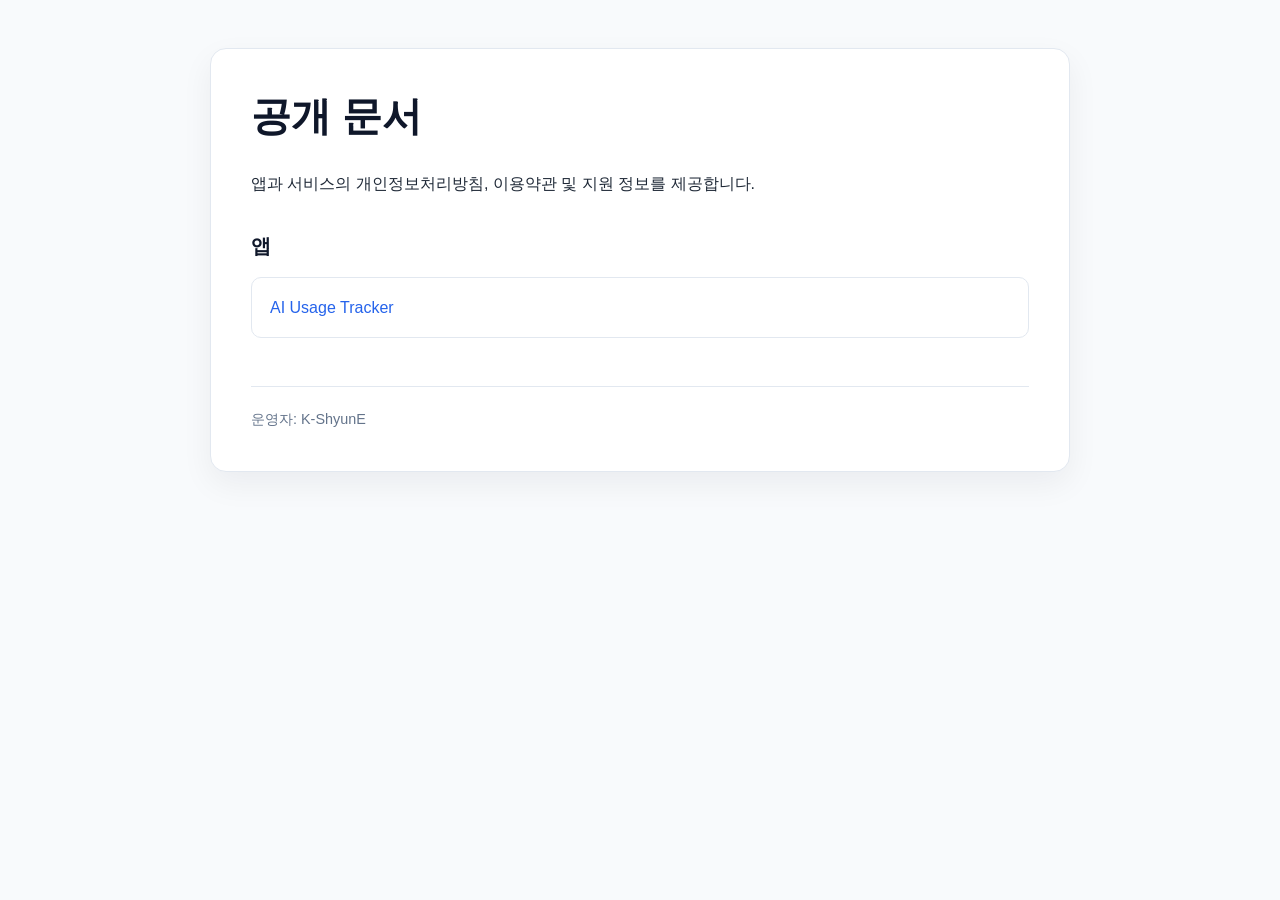
<file: docs/index.html>
<!doctype html>
<html lang="ko">
  <head>
    <meta charset="utf-8">
    <meta name="viewport" content="width=device-width, initial-scale=1">
    <meta name="description" content="K-ShyunE가 제공하는 앱과 서비스의 공개 문서">
    <title>공개 문서</title>
    <link rel="stylesheet" href="./assets/common.css">
  </head>
  <body>
    <main>
      <h1>공개 문서</h1>
      <p>앱과 서비스의 개인정보처리방침, 이용약관 및 지원 정보를 제공합니다.</p>

      <h2>앱</h2>
      <ul class="document-list">
        <li><a href="./apps/ai-usage-tracker/">AI Usage Tracker</a></li>
      </ul>

      <footer>운영자: K-ShyunE</footer>
    </main>
  </body>
</html>
</file>
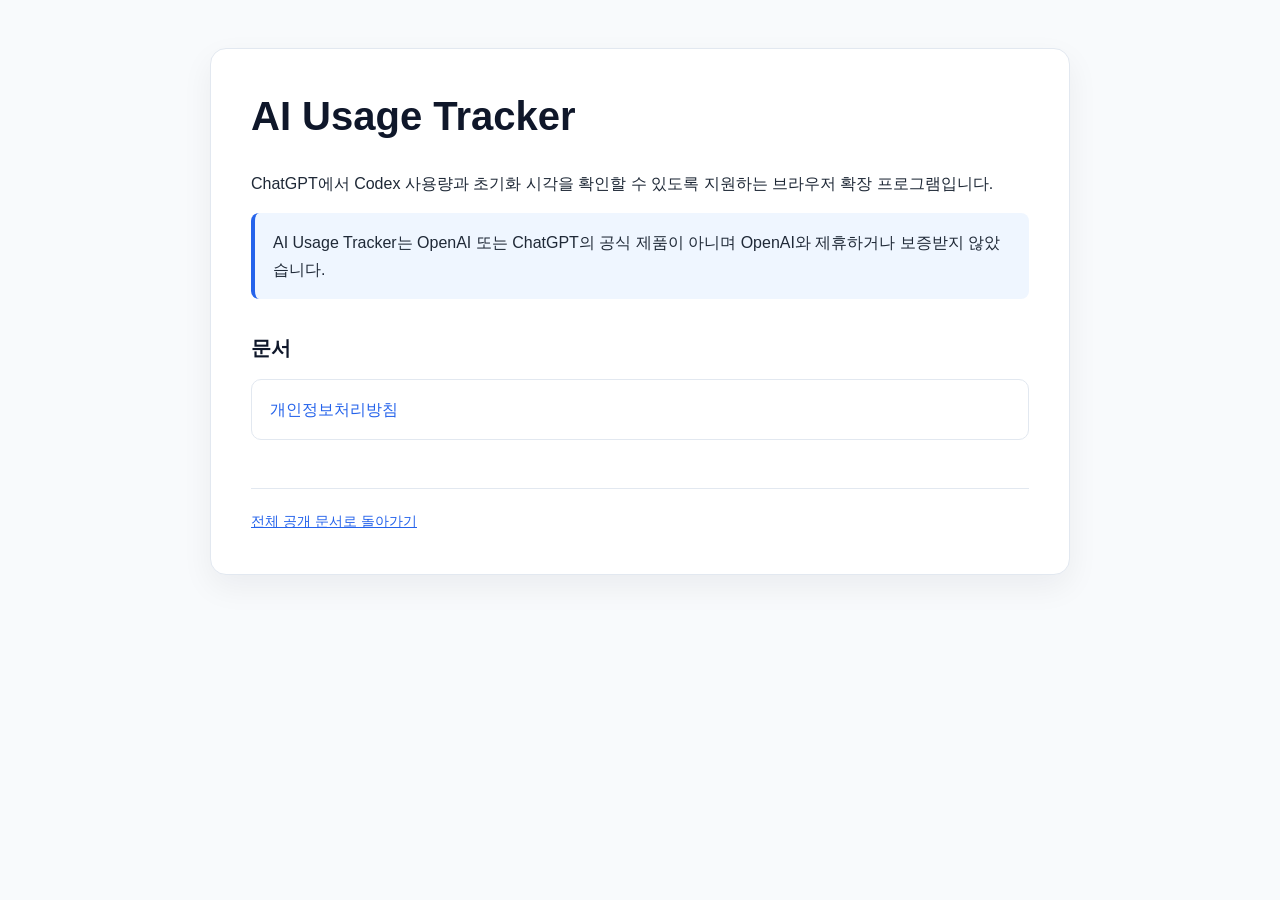
<file: docs/apps/ai-usage-tracker/index.html>
<!doctype html>
<html lang="ko">
  <head>
    <meta charset="utf-8">
    <meta name="viewport" content="width=device-width, initial-scale=1">
    <meta name="description" content="AI Usage Tracker 공개 문서">
    <title>AI Usage Tracker 문서</title>
    <link rel="stylesheet" href="../../assets/common.css">
  </head>
  <body>
    <main>
      <h1>AI Usage Tracker</h1>
      <p>ChatGPT에서 Codex 사용량과 초기화 시각을 확인할 수 있도록 지원하는 브라우저 확장 프로그램입니다.</p>

      <div class="notice">
        AI Usage Tracker는 OpenAI 또는 ChatGPT의 공식 제품이 아니며 OpenAI와 제휴하거나 보증받지 않았습니다.
      </div>

      <h2>문서</h2>
      <ul class="document-list">
        <li><a href="./privacy-policy/">개인정보처리방침</a></li>
      </ul>

      <footer><a href="../../">전체 공개 문서로 돌아가기</a></footer>
    </main>
  </body>
</html>
</file>
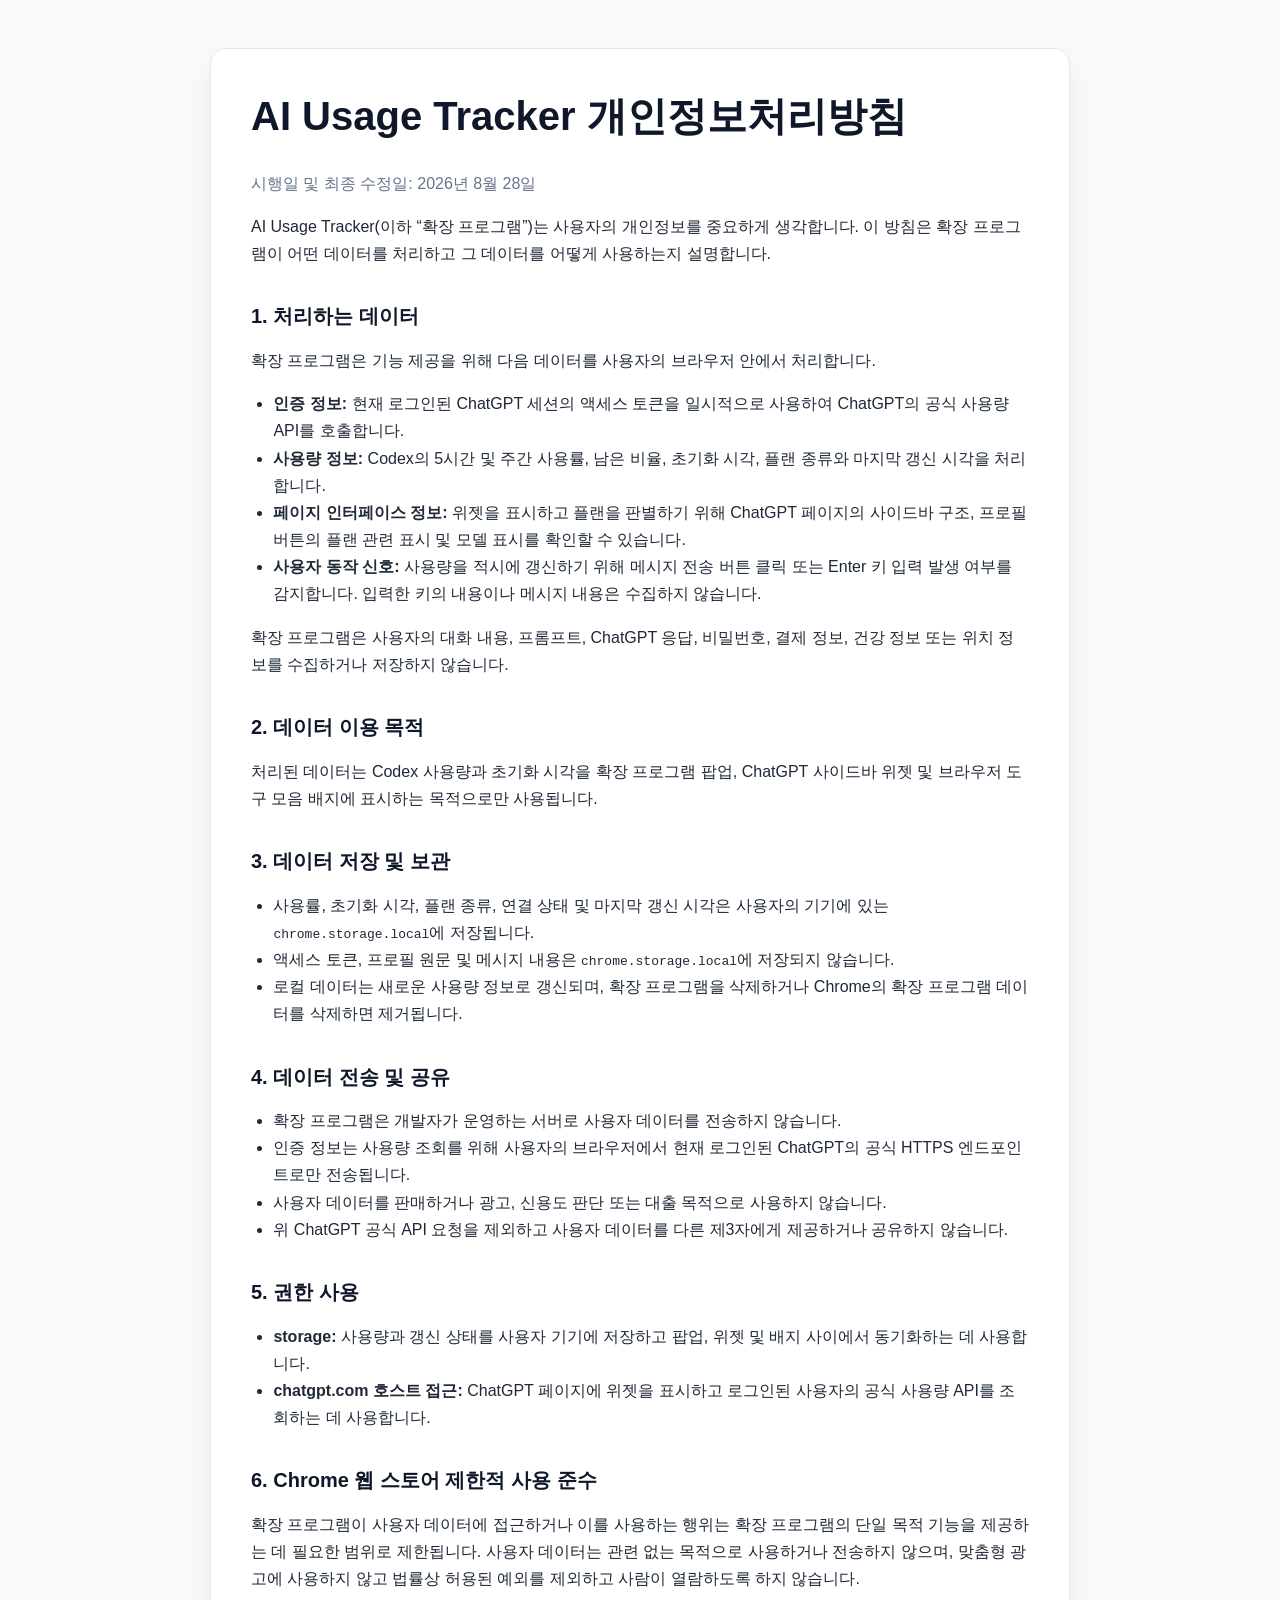
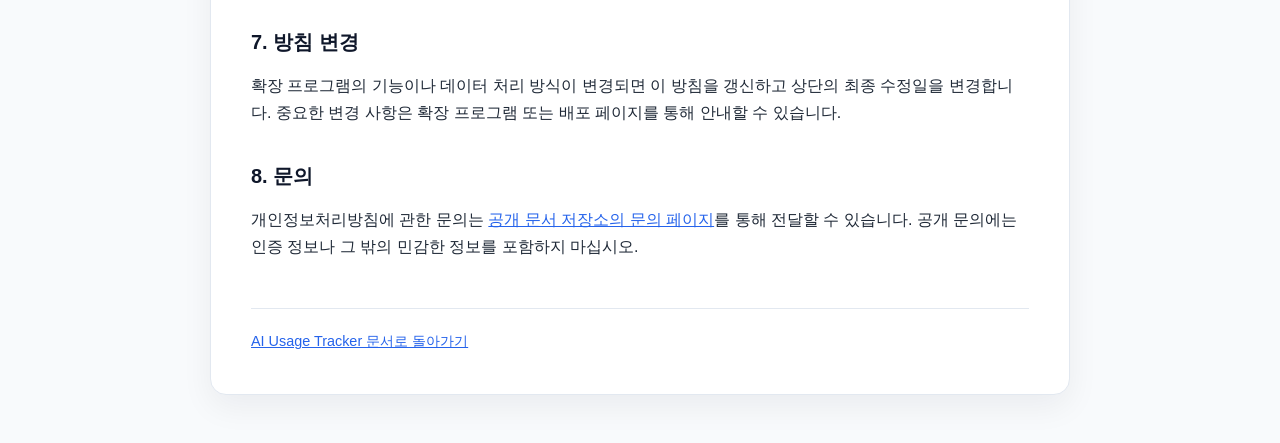
<file: docs/apps/ai-usage-tracker/privacy-policy/index.html>
<!doctype html>
<html lang="ko">
  <head>
    <meta charset="utf-8">
    <meta name="viewport" content="width=device-width, initial-scale=1">
    <meta name="description" content="AI Usage Tracker 개인정보처리방침">
    <title>AI Usage Tracker 개인정보처리방침</title>
    <link rel="stylesheet" href="../../../assets/common.css">
  </head>
  <body>
    <main>
      <h1>AI Usage Tracker 개인정보처리방침</h1>
      <p class="meta">시행일 및 최종 수정일: 2026년 8월 28일</p>

      <p>AI Usage Tracker(이하 “확장 프로그램”)는 사용자의 개인정보를 중요하게 생각합니다. 이 방침은 확장 프로그램이 어떤 데이터를 처리하고 그 데이터를 어떻게 사용하는지 설명합니다.</p>

      <h2>1. 처리하는 데이터</h2>
      <p>확장 프로그램은 기능 제공을 위해 다음 데이터를 사용자의 브라우저 안에서 처리합니다.</p>
      <ul>
        <li><strong>인증 정보:</strong> 현재 로그인된 ChatGPT 세션의 액세스 토큰을 일시적으로 사용하여 ChatGPT의 공식 사용량 API를 호출합니다.</li>
        <li><strong>사용량 정보:</strong> Codex의 5시간 및 주간 사용률, 남은 비율, 초기화 시각, 플랜 종류와 마지막 갱신 시각을 처리합니다.</li>
        <li><strong>페이지 인터페이스 정보:</strong> 위젯을 표시하고 플랜을 판별하기 위해 ChatGPT 페이지의 사이드바 구조, 프로필 버튼의 플랜 관련 표시 및 모델 표시를 확인할 수 있습니다.</li>
        <li><strong>사용자 동작 신호:</strong> 사용량을 적시에 갱신하기 위해 메시지 전송 버튼 클릭 또는 Enter 키 입력 발생 여부를 감지합니다. 입력한 키의 내용이나 메시지 내용은 수집하지 않습니다.</li>
      </ul>

      <p>확장 프로그램은 사용자의 대화 내용, 프롬프트, ChatGPT 응답, 비밀번호, 결제 정보, 건강 정보 또는 위치 정보를 수집하거나 저장하지 않습니다.</p>

      <h2>2. 데이터 이용 목적</h2>
      <p>처리된 데이터는 Codex 사용량과 초기화 시각을 확장 프로그램 팝업, ChatGPT 사이드바 위젯 및 브라우저 도구 모음 배지에 표시하는 목적으로만 사용됩니다.</p>

      <h2>3. 데이터 저장 및 보관</h2>
      <ul>
        <li>사용률, 초기화 시각, 플랜 종류, 연결 상태 및 마지막 갱신 시각은 사용자의 기기에 있는 <code>chrome.storage.local</code>에 저장됩니다.</li>
        <li>액세스 토큰, 프로필 원문 및 메시지 내용은 <code>chrome.storage.local</code>에 저장되지 않습니다.</li>
        <li>로컬 데이터는 새로운 사용량 정보로 갱신되며, 확장 프로그램을 삭제하거나 Chrome의 확장 프로그램 데이터를 삭제하면 제거됩니다.</li>
      </ul>

      <h2>4. 데이터 전송 및 공유</h2>
      <ul>
        <li>확장 프로그램은 개발자가 운영하는 서버로 사용자 데이터를 전송하지 않습니다.</li>
        <li>인증 정보는 사용량 조회를 위해 사용자의 브라우저에서 현재 로그인된 ChatGPT의 공식 HTTPS 엔드포인트로만 전송됩니다.</li>
        <li>사용자 데이터를 판매하거나 광고, 신용도 판단 또는 대출 목적으로 사용하지 않습니다.</li>
        <li>위 ChatGPT 공식 API 요청을 제외하고 사용자 데이터를 다른 제3자에게 제공하거나 공유하지 않습니다.</li>
      </ul>

      <h2>5. 권한 사용</h2>
      <ul>
        <li><strong>storage:</strong> 사용량과 갱신 상태를 사용자 기기에 저장하고 팝업, 위젯 및 배지 사이에서 동기화하는 데 사용합니다.</li>
        <li><strong>chatgpt.com 호스트 접근:</strong> ChatGPT 페이지에 위젯을 표시하고 로그인된 사용자의 공식 사용량 API를 조회하는 데 사용합니다.</li>
      </ul>

      <h2>6. Chrome 웹 스토어 제한적 사용 준수</h2>
      <p>확장 프로그램이 사용자 데이터에 접근하거나 이를 사용하는 행위는 확장 프로그램의 단일 목적 기능을 제공하는 데 필요한 범위로 제한됩니다. 사용자 데이터는 관련 없는 목적으로 사용하거나 전송하지 않으며, 맞춤형 광고에 사용하지 않고 법률상 허용된 예외를 제외하고 사람이 열람하도록 하지 않습니다.</p>

      <h2>7. 방침 변경</h2>
      <p>확장 프로그램의 기능이나 데이터 처리 방식이 변경되면 이 방침을 갱신하고 상단의 최종 수정일을 변경합니다. 중요한 변경 사항은 확장 프로그램 또는 배포 페이지를 통해 안내할 수 있습니다.</p>

      <h2>8. 문의</h2>
      <p>개인정보처리방침에 관한 문의는 <a href="https://github.com/K-ShyunE/public-docs/issues">공개 문서 저장소의 문의 페이지</a>를 통해 전달할 수 있습니다. 공개 문의에는 인증 정보나 그 밖의 민감한 정보를 포함하지 마십시오.</p>

      <footer><a href="../">AI Usage Tracker 문서로 돌아가기</a></footer>
    </main>
  </body>
</html>
</file>
<file: docs/assets/common.css>
:root {
  color-scheme: light dark;
  font-family: Pretendard, "Noto Sans KR", -apple-system, BlinkMacSystemFont, "Segoe UI", sans-serif;
  line-height: 1.7;
  color: #1f2937;
  background: #f8fafc;
}

* {
  box-sizing: border-box;
}

body {
  margin: 0;
}

main {
  width: min(860px, calc(100% - 32px));
  margin: 48px auto;
  padding: 40px;
  border: 1px solid #e2e8f0;
  border-radius: 16px;
  background: #ffffff;
  box-shadow: 0 12px 32px rgba(15, 23, 42, 0.06);
}

h1,
h2 {
  line-height: 1.35;
  color: #0f172a;
}

h1 {
  margin-top: 0;
  font-size: clamp(1.8rem, 5vw, 2.5rem);
}

h2 {
  margin-top: 2.25rem;
  font-size: 1.25rem;
}

a {
  color: #2563eb;
}

ul {
  padding-left: 1.4rem;
}

.meta {
  color: #64748b;
}

.notice {
  padding: 16px 18px;
  border-left: 4px solid #2563eb;
  border-radius: 8px;
  background: #eff6ff;
}

.document-list {
  display: grid;
  gap: 12px;
  padding: 0;
  list-style: none;
}

.document-list a {
  display: block;
  padding: 16px 18px;
  border: 1px solid #e2e8f0;
  border-radius: 10px;
  text-decoration: none;
}

.document-list a:hover {
  border-color: #2563eb;
  background: #f8fafc;
}

footer {
  margin-top: 3rem;
  padding-top: 1.25rem;
  border-top: 1px solid #e2e8f0;
  color: #64748b;
  font-size: 0.9rem;
}

@media (prefers-color-scheme: dark) {
  :root {
    color: #e2e8f0;
    background: #020617;
  }

  main {
    border-color: #334155;
    background: #0f172a;
    box-shadow: none;
  }

  h1,
  h2 {
    color: #f8fafc;
  }

  a {
    color: #60a5fa;
  }

  .meta,
  footer {
    color: #94a3b8;
  }

  .notice {
    background: #172554;
  }

  .document-list a,
  footer {
    border-color: #334155;
  }

  .document-list a:hover {
    border-color: #60a5fa;
    background: #1e293b;
  }
}

@media (max-width: 640px) {
  main {
    margin: 0;
    width: 100%;
    min-height: 100vh;
    padding: 28px 20px;
    border: 0;
    border-radius: 0;
  }
}
</file>
